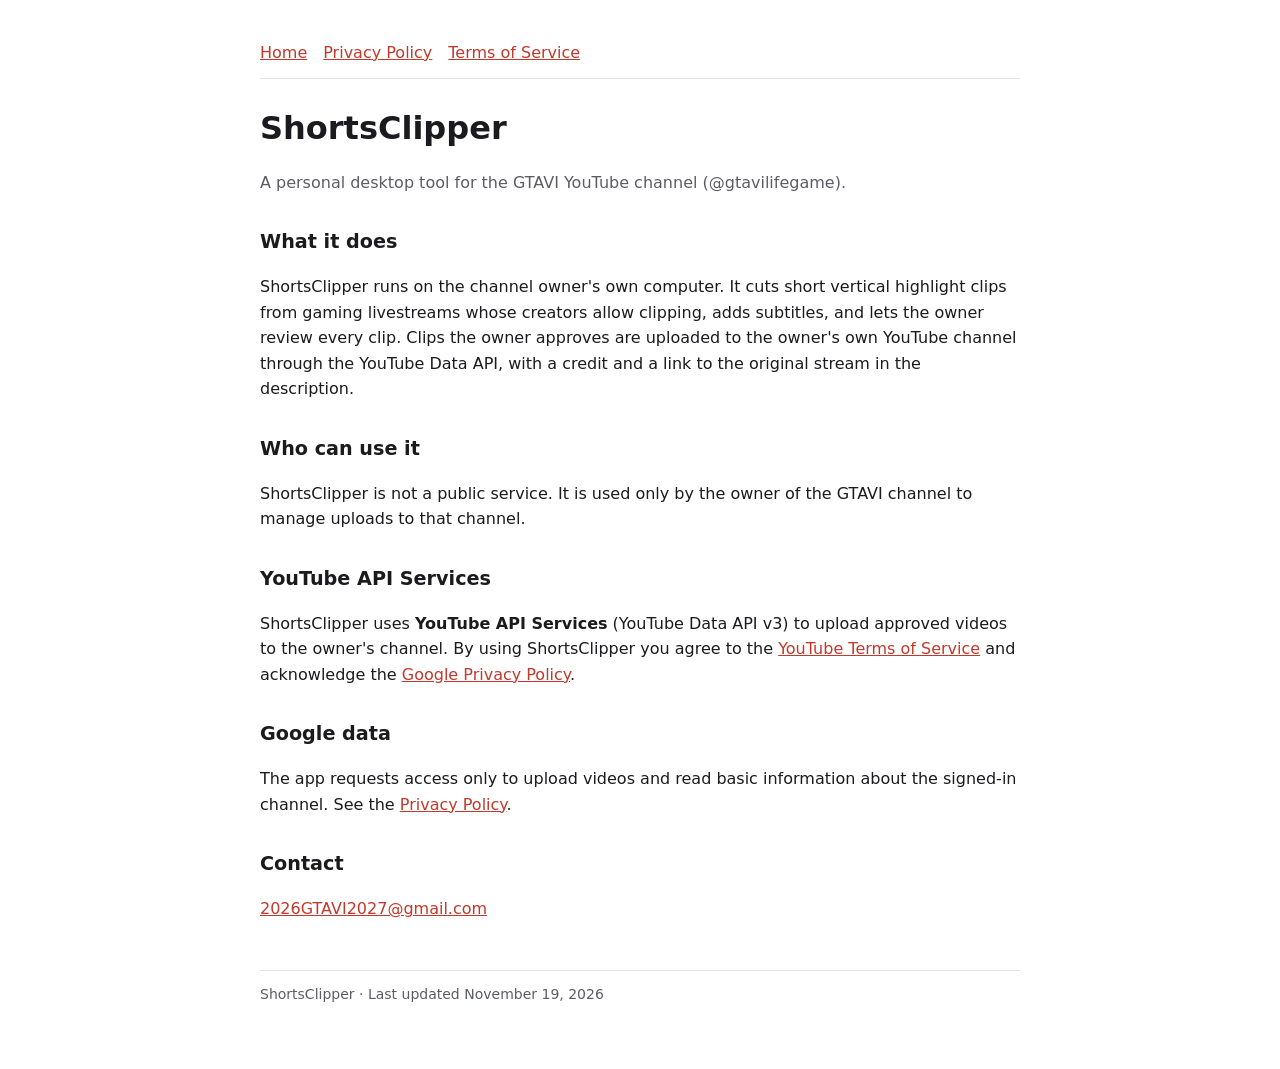
<file: index.html>
<!doctype html><html lang="en" translate="no"><head><meta charset="utf-8"><meta name="google" content="notranslate"><meta name="viewport" content="width=device-width,initial-scale=1">
<title>ShortsClipper</title><link rel="stylesheet" href="style.css"></head><body><main>
<nav><a href="./">Home</a><a href="privacy.html">Privacy Policy</a><a href="terms.html">Terms of Service</a></nav>
<h1>ShortsClipper</h1>
<p class="mut">A personal desktop tool for the GTAVI YouTube channel (@gtavilifegame).</p>
<h2>What it does</h2>
<p>ShortsClipper runs on the channel owner's own computer. It cuts short vertical highlight clips from gaming livestreams
whose creators allow clipping, adds subtitles, and lets the owner review every clip. Clips the owner approves are uploaded to the owner's own YouTube channel
through the YouTube Data API, with a credit and a link to the original stream in the description.</p>
<h2>Who can use it</h2>
<p>ShortsClipper is not a public service. It is used only by the owner of the GTAVI channel to manage uploads to that channel.</p>
<h2>YouTube API Services</h2>
<p>ShortsClipper uses <b>YouTube API Services</b> (YouTube Data API v3) to upload approved videos to the owner's channel.
By using ShortsClipper you agree to the <a href="https://www.youtube.com/t/terms">YouTube Terms of Service</a>
and acknowledge the <a href="https://policies.google.com/privacy">Google Privacy Policy</a>.</p>
<h2>Google data</h2>
<p>The app requests access only to upload videos and read basic information about the signed-in channel. See the <a href="privacy.html">Privacy Policy</a>.</p>
<h2>Contact</h2>
<p><a href="mailto:2026GTAVI2027@gmail.com">2026GTAVI2027@gmail.com</a></p>
<footer>ShortsClipper · Last updated November 19, 2026</footer>
</main></body></html>
</file>
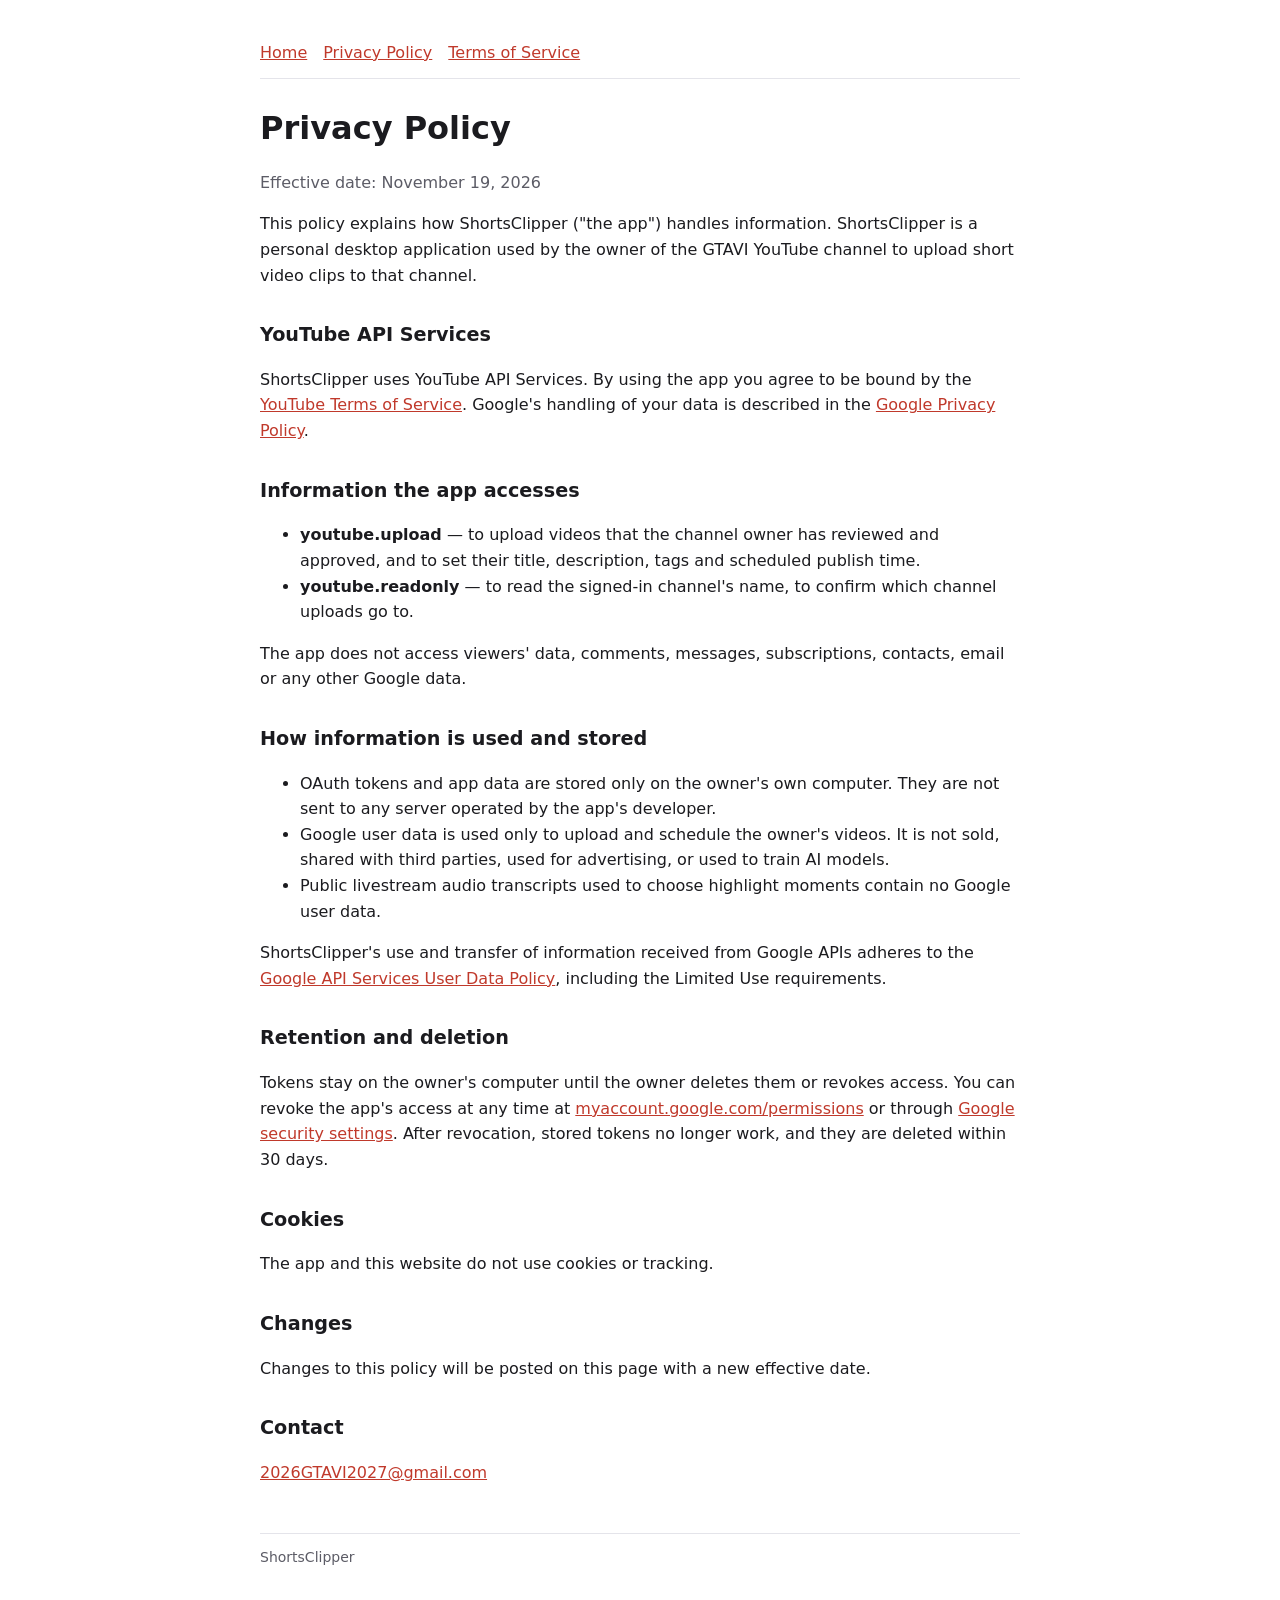
<file: privacy.html>
<!doctype html><html lang="en" translate="no"><head><meta charset="utf-8"><meta name="google" content="notranslate"><meta name="viewport" content="width=device-width,initial-scale=1">
<title>Privacy Policy</title><link rel="stylesheet" href="style.css"></head><body><main>
<nav><a href="./">Home</a><a href="privacy.html">Privacy Policy</a><a href="terms.html">Terms of Service</a></nav>
<h1>Privacy Policy</h1>
<p class="mut">Effective date: November 19, 2026</p>
<p>This policy explains how ShortsClipper ("the app") handles information. ShortsClipper is a personal desktop application used by the owner
of the GTAVI YouTube channel to upload short video clips to that channel.</p>

<h2>YouTube API Services</h2>
<p>ShortsClipper uses YouTube API Services. By using the app you agree to be bound by the
<a href="https://www.youtube.com/t/terms">YouTube Terms of Service</a>. Google's handling of your data is described in the
<a href="https://policies.google.com/privacy">Google Privacy Policy</a>.</p>

<h2>Information the app accesses</h2>
<ul>
<li><b>youtube.upload</b> — to upload videos that the channel owner has reviewed and approved, and to set their title, description, tags and scheduled publish time.</li>
<li><b>youtube.readonly</b> — to read the signed-in channel's name, to confirm which channel uploads go to.</li>
</ul>
<p>The app does not access viewers' data, comments, messages, subscriptions, contacts, email or any other Google data.</p>

<h2>How information is used and stored</h2>
<ul>
<li>OAuth tokens and app data are stored only on the owner's own computer. They are not sent to any server operated by the app's developer.</li>
<li>Google user data is used only to upload and schedule the owner's videos. It is not sold, shared with third parties, used for advertising, or used to train AI models.</li>
<li>Public livestream audio transcripts used to choose highlight moments contain no Google user data.</li>
</ul>
<p>ShortsClipper's use and transfer of information received from Google APIs adheres to the
<a href="https://developers.google.com/terms/api-services-user-data-policy">Google API Services User Data Policy</a>, including the Limited Use requirements.</p>

<h2>Retention and deletion</h2>
<p>Tokens stay on the owner's computer until the owner deletes them or revokes access. You can revoke the app's access at any time at
<a href="https://myaccount.google.com/permissions">myaccount.google.com/permissions</a> or through
<a href="https://security.google.com/settings/security/permissions">Google security settings</a>. After revocation, stored tokens no longer work, and they are deleted within 30 days.</p>

<h2>Cookies</h2>
<p>The app and this website do not use cookies or tracking.</p>

<h2>Changes</h2>
<p>Changes to this policy will be posted on this page with a new effective date.</p>

<h2>Contact</h2>
<p><a href="mailto:2026GTAVI2027@gmail.com">2026GTAVI2027@gmail.com</a></p>
<footer>ShortsClipper</footer>
</main></body></html>
</file>
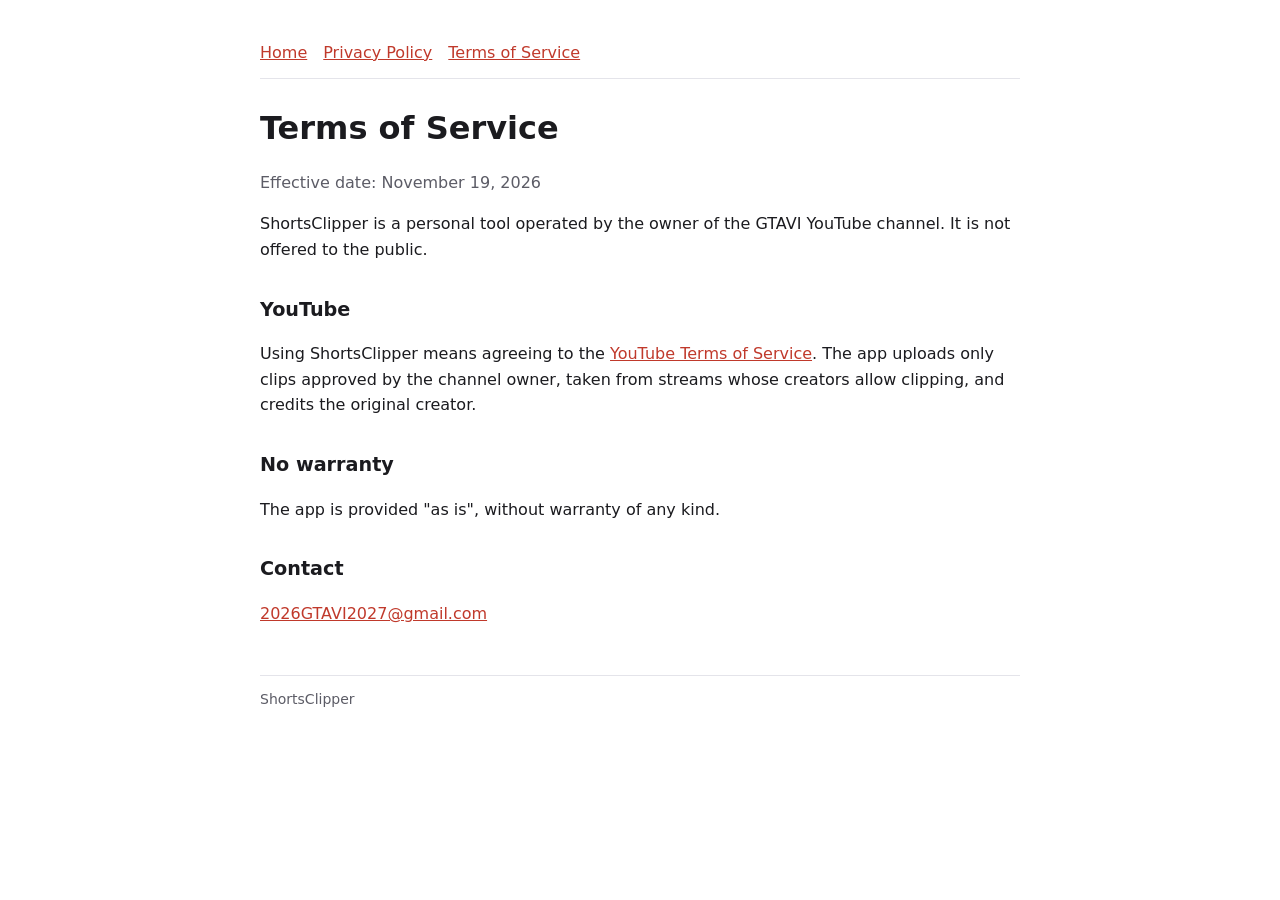
<file: terms.html>
<!doctype html><html lang="en" translate="no"><head><meta charset="utf-8"><meta name="google" content="notranslate"><meta name="viewport" content="width=device-width,initial-scale=1">
<title>Terms of Service</title><link rel="stylesheet" href="style.css"></head><body><main>
<nav><a href="./">Home</a><a href="privacy.html">Privacy Policy</a><a href="terms.html">Terms of Service</a></nav>
<h1>Terms of Service</h1>
<p class="mut">Effective date: November 19, 2026</p>
<p>ShortsClipper is a personal tool operated by the owner of the GTAVI YouTube channel. It is not offered to the public.</p>
<h2>YouTube</h2>
<p>Using ShortsClipper means agreeing to the <a href="https://www.youtube.com/t/terms">YouTube Terms of Service</a>.
The app uploads only clips approved by the channel owner, taken from streams whose creators allow clipping, and credits the original creator.</p>
<h2>No warranty</h2>
<p>The app is provided "as is", without warranty of any kind.</p>
<h2>Contact</h2>
<p><a href="mailto:2026GTAVI2027@gmail.com">2026GTAVI2027@gmail.com</a></p>
<footer>ShortsClipper</footer>
</main></body></html>
</file>
<file: style.css>
:root{--bg:#fff;--fg:#1b1b1f;--mut:#5c5c66;--acc:#c0392b;--line:#e4e4ea}
@media (prefers-color-scheme:dark){:root{--bg:#121214;--fg:#ececf1;--mut:#a0a0ab;--acc:#ff6b5b;--line:#2a2a30}}
body{margin:0;background:var(--bg);color:var(--fg);font:16px/1.6 system-ui,-apple-system,Segoe UI,Roboto,sans-serif}
main{max-width:760px;margin:0 auto;padding:40px 16px 64px}
h1{font-size:2rem;margin:0 0 4px}h2{font-size:1.2rem;margin:32px 0 8px}
.mut{color:var(--mut)}a{color:var(--acc)}
nav{display:flex;gap:16px;border-bottom:1px solid var(--line);padding-bottom:12px;margin-bottom:24px}
footer{margin-top:48px;border-top:1px solid var(--line);padding-top:12px;color:var(--mut);font-size:14px}
</file>
